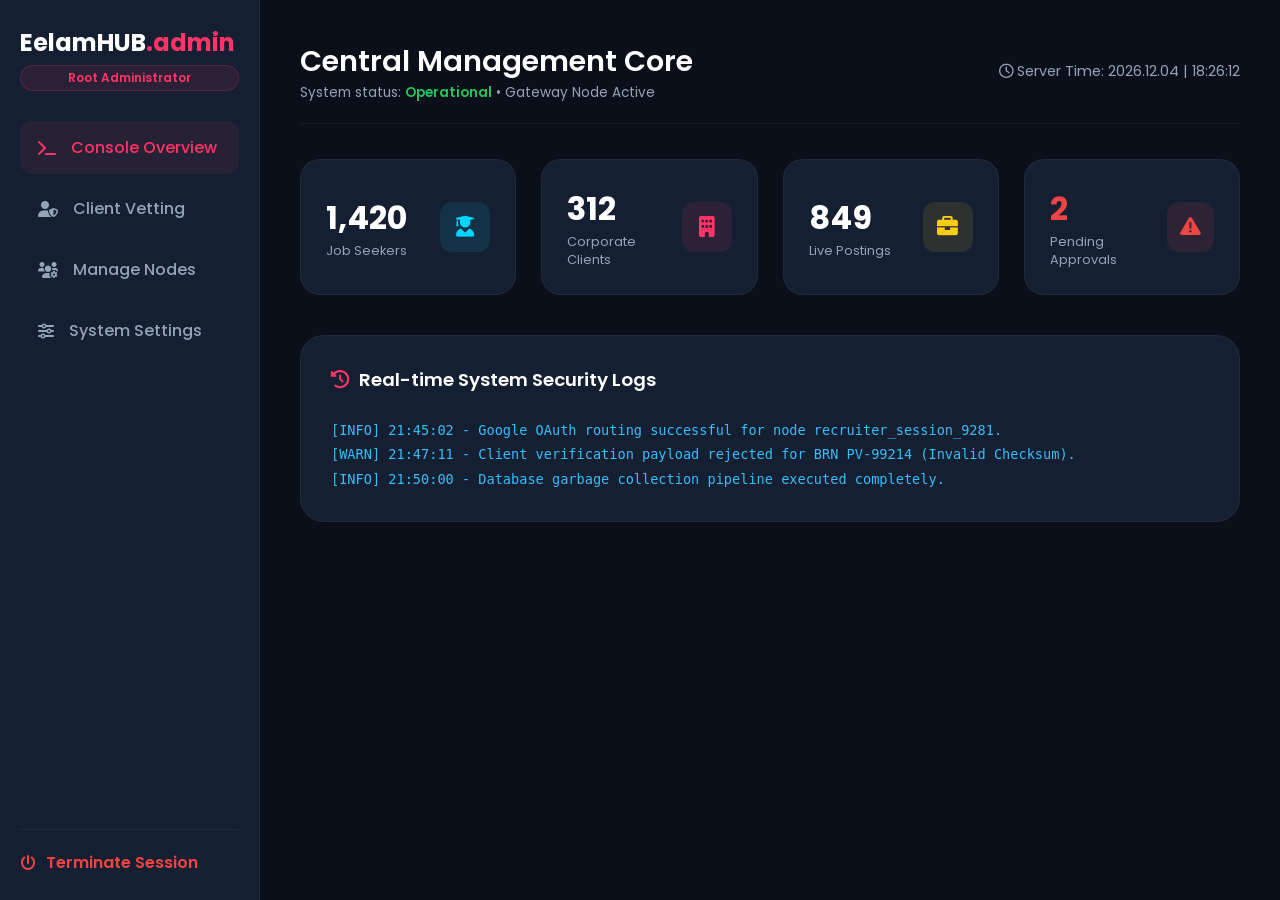
<file: EelamHUB.lk/MVP/HTML/admin_dashboard.html>
<!DOCTYPE html>
<html lang="en">
<head>
    <meta charset="UTF-8">
    <meta name="viewport" content="width=device-width, initial-scale=1.0">
    <title>Super Admin Core | EelamHUB.lk</title>
    <link rel="icon" href="../logo.png" type="image/png">
    <link rel="stylesheet" href="https://cdnjs.cloudflare.com/ajax/libs/font-awesome/6.0.0/css/all.min.css">
    <link href="https://fonts.googleapis.com/css2?family=Poppins:wght@300;400;500;600;700&display=swap" rel="stylesheet">
    
    <style>
        /* ==========================================================================
           1. ROOT SYSTEM & ADMIN THEME (Deep Red & Cyber Dark Neon)
           ========================================================================== */
        :root {
            --primary: #ff3366; /* Admin Warning Alert Crimson Red */
            --accent: #00d4ff;
            --dark-bg: #0b0f19;
            --card-bg: #151f32;
            --glass: rgba(255, 255, 255, 0.05);
            --text-main: #ffffff;
            --text-dim: #94a3b8;
            --success: #22c55e;
            --danger: #ef4444;
            --warning: #facc15;
            --sidebar-width: 260px;
        }

        * { margin: 0; padding: 0; box-sizing: border-box; font-family: 'Poppins', sans-serif; }
        body { background: var(--dark-bg); color: var(--text-main); min-height: 100vh; display: flex; }

        /* ==========================================================================
           2. SIDEBAR CONTROLS
           ========================================================================== */
        .sidebar {
            width: var(--sidebar-width);
            background: var(--card-bg);
            border-right: 1px solid var(--glass);
            height: 100vh;
            position: fixed;
            display: flex;
            flex-direction: column;
            padding: 25px 20px;
            z-index: 10;
        }
        .sidebar .logo { font-size: 1.5rem; font-weight: 700; color: #fff; text-decoration: none; margin-bottom: 40px; }
        .sidebar .logo span { color: var(--primary); }
        .admin-badge { background: rgba(255, 51, 102, 0.1); color: var(--primary); font-size: 0.75rem; padding: 3px 10px; border-radius: 30px; font-weight: 600; display: inline-block; margin-top: -35px; margin-bottom: 30px; text-align: center; border: 1px solid rgba(255, 51, 102, 0.2); }

        .nav-links { list-style: none; display: flex; flex-direction: column; gap: 8px; }
        .nav-item { cursor: pointer; }
        .nav-item a {
            display: flex;
            align-items: center;
            gap: 15px;
            padding: 14px 18px;
            color: var(--text-dim);
            text-decoration: none;
            border-radius: 12px;
            font-weight: 500;
            transition: 0.3s;
        }
        .nav-item.active a, .nav-item a:hover {
            background: rgba(255, 51, 102, 0.08);
            color: var(--primary);
        }
        .sidebar-footer { margin-top: auto; padding-top: 20px; border-top: 1px solid var(--glass); }

        /* ==========================================================================
           3. MAIN PANEL SYSTEM
           ========================================================================== */
        .main-content { margin-left: var(--sidebar-width); flex: 1; padding: 40px; }
        .dash-header { display: flex; justify-content: space-between; align-items: center; margin-bottom: 35px; border-bottom: 1px solid var(--glass); padding-bottom: 20px; }
        .welcome-box h1 { font-size: 1.8rem; font-weight: 600; }
        
        .tab-view { display: none; animation: fadeIn 0.4s ease; }
        .tab-view.active-view { display: block; }
        @keyframes fadeIn { from { opacity: 0; transform: translateY(5px); } to { opacity: 1; transform: translateY(0); } }

        /* Matrix Statistics Metrics */
        .stats-grid { display: grid; grid-template-columns: repeat(auto-fit, minmax(200px, 1fr)); gap: 25px; margin-bottom: 40px; }
        .stat-card { background: var(--card-bg); padding: 25px; border-radius: 20px; border: 1px solid var(--glass); display: flex; align-items: center; justify-content: space-between; }
        .stat-details h3 { font-size: 2rem; font-weight: 700; }
        .stat-icon { width: 50px; height: 50px; border-radius: 12px; display: flex; align-items: center; justify-content: center; font-size: 1.3rem; background: rgba(0, 212, 255, 0.1); color: var(--accent); }

        /* Data Tables & Panels */
        .table-panel { background: var(--card-bg); padding: 30px; border-radius: 24px; border: 1px solid var(--glass); margin-top: 20px; position: relative; }
        .panel-title { font-size: 1.15rem; font-weight: 600; margin-bottom: 25px; color: #fff; display: flex; align-items: center; gap: 10px; }
        .panel-title i { color: var(--primary); }

        .admin-table-wrapper { overflow-x: auto; }
        .admin-table { width: 100%; border-collapse: collapse; text-align: left; }
        .admin-table th, .admin-table td { padding: 15px; border-bottom: 1px solid var(--glass); font-size: 0.9rem; transition: all 0.4s ease; }
        .admin-table th { color: var(--text-dim); font-weight: 500; background: rgba(0,0,0,0.15); }
        
        /* Smooth Fade Row Animation */
        .fade-out { opacity: 0; transform: translateX(-20px); background: rgba(239, 68, 68, 0.1) !important; }

        /* Professional Status Badges */
        .status-badge { display: inline-flex; align-items: center; gap: 5px; padding: 4px 10px; border-radius: 6px; font-size: 0.75rem; font-weight: 600; text-transform: uppercase; }
        .badge-pending { background: rgba(250, 204, 21, 0.1); color: var(--warning); border: 1px solid rgba(250, 204, 21, 0.2); }
        .badge-seeker { background: rgba(0, 212, 255, 0.1); color: var(--accent); border: 1px solid rgba(0, 212, 255, 0.2); }
        .badge-recruiter { background: rgba(255, 51, 102, 0.1); color: var(--primary); border: 1px solid rgba(255, 51, 102, 0.2); }

        /* Interactive Action Buttons */
        .btn-action-sm { border: none; padding: 6px 14px; border-radius: 8px; font-size: 0.8rem; font-weight: 600; cursor: pointer; transition: 0.2s; margin-right: 5px; }
        .btn-approve { background: rgba(34, 197, 94, 0.15); color: var(--success); border: 1px solid var(--success); }
        .btn-approve:hover { background: var(--success); color: #000; }
        .btn-reject { background: rgba(239, 68, 68, 0.15); color: var(--danger); border: 1px solid var(--danger); }
        .btn-reject:hover { background: var(--danger); color: #fff; }
        
        /* Configuration UI Toggles */
        .config-card { background: var(--dark-bg); border: 1px solid var(--glass); padding: 20px; border-radius: 14px; margin-bottom: 15px; display: flex; justify-content: space-between; align-items: center; }
        .toggle-switch { position: relative; display: inline-block; width: 50px; height: 26px; }
        .toggle-switch input { opacity: 0; width: 0; height: 0; }
        .slider { position: absolute; cursor: pointer; top: 0; left: 0; right: 0; bottom: 0; background-color: #334155; transition: .4s; border-radius: 34px; }
        .slider:before { position: absolute; content: ""; height: 18px; width: 18px; left: 4px; bottom: 4px; background-color: white; transition: .4s; border-radius: 50%; }
        input:checked + .slider { background-color: var(--success); }
        input:checked + .slider:before { transform: translateX(24px); }

        /* Empty State Styling */
        .empty-placeholder { text-align: center; padding: 40px 20px; color: var(--text-dim); font-style: italic; }
    </style>
</head>
<body>

    <aside class="sidebar">
        <a href="#" class="logo">EelamHUB<span>.admin</span></a>
        <div class="admin-badge">Root Administrator</div>
        
        <ul class="nav-links">
            <li class="nav-item active" id="nav-dash" onclick="switchAdminTab('overview')">
                <a href="#"><i class="fas fa-terminal"></i> <span>Console Overview</span></a>
            </li>
            <li class="nav-item" id="nav-approvals" onclick="switchAdminTab('approvals')">
                <a href="#"><i class="fas fa-user-shield"></i> <span>Client Vetting</span></a>
            </li>
            <li class="nav-item" id="nav-users" onclick="switchAdminTab('users')">
                <a href="#"><i class="fas fa-users-cog"></i> <span>Manage Nodes</span></a>
            </li>
            <li class="nav-item" id="nav-settings" onclick="switchAdminTab('settings')">
                <a href="#"><i class="fas fa-sliders-h"></i> <span>System Settings</span></a>
            </li>
        </ul>
        <div class="sidebar-footer">
            <a href="recruiter_auth.html" style="color: var(--danger); text-decoration: none; font-weight: 600; display: flex; align-items: center; gap: 10px;"><i class="fas fa-power-off"></i> Terminate Session</a>
        </div>
    </aside>

    <main class="main-content">
        
        <header class="dash-header">
            <div class="welcome-box">
                <h1>Central Management Core</h1>
                <p style="color: var(--text-dim); font-size: 0.85rem;">System status: <span style="color: var(--success); font-weight:600;">Operational</span> • Gateway Node Active</p>
            </div>
            <!-- லைவ் டிஜிட்டல் கடிகாரமாக மாற்றப்பட்டுள்ளது -->
            <div style="font-size: 0.9rem; color: var(--text-dim);" id="live-server-clock">
                <i class="far fa-clock"></i> Server Time: Syncing...
            </div>
        </header>

        <div id="view-overview" class="tab-view active-view">
            <section class="stats-grid">
                <div class="stat-card">
                    <div class="stat-details">
                        <h3>1,420</h3>
                        <p style="color: var(--text-dim); font-size: 0.8rem;">Job Seekers</p>
                    </div>
                    <div class="stat-icon"><i class="fas fa-user-graduate"></i></div>
                </div>
                <div class="stat-card">
                    <div class="stat-details">
                        <h3>312</h3>
                        <p style="color: var(--text-dim); font-size: 0.8rem;">Corporate Clients</p>
                    </div>
                    <div class="stat-icon" style="color:var(--primary); background:rgba(255,51,102,0.1);"><i class="fas fa-building"></i></div>
                </div>
                <div class="stat-card">
                    <div class="stat-details">
                        <h3>849</h3>
                        <p style="color: var(--text-dim); font-size: 0.8rem;">Live Postings</p>
                    </div>
                    <div class="stat-icon" style="color:var(--warning); background:rgba(250,204,21,0.1);"><i class="fas fa-briefcase"></i></div>
                </div>
                <div class="stat-card">
                    <div class="stat-details">
                        <h3 id="pending-counter-badge" style="color: var(--danger);">2</h3>
                        <p style="color: var(--text-dim); font-size: 0.8rem;">Pending Approvals</p>
                    </div>
                    <div class="stat-icon" style="color:var(--danger); background:rgba(239,68,68,0.1);"><i class="fas fa-exclamation-triangle"></i></div>
                </div>
            </section>

            <div class="table-panel">
                <div class="panel-title"><i class="fas fa-history"></i> Real-time System Security Logs</div>
                <div style="font-family: monospace; font-size: 0.85rem; color: #38bdf8; line-height: 1.8;">
                    [INFO] 21:45:02 - Google OAuth routing successful for node recruiter_session_9281.<br>
                    [WARN] 21:47:11 - Client verification payload rejected for BRN PV-99214 (Invalid Checksum).<br>
                    [INFO] 21:50:00 - Database garbage collection pipeline executed completely.
                </div>
            </div>
        </div>

        <div id="view-approvals" class="tab-view">
            <div class="table-panel">
                <div class="panel-title"><i class="fas fa-user-check"></i> Pending Recruiter Sign-up Verifications</div>
                <div class="admin-table-wrapper" id="approvals-table-container">
                    <table class="admin-table" id="approvals-table">
                        <thead>
                            <tr>
                                <th>Company / Contact</th>
                                <th>BRN Number</th>
                                <th>WhatsApp / Mobiles</th>
                                <th>Addresses (Work & Legal)</th>
                                <th>Actions</th>
                            </tr>
                        </thead>
                        <tbody>
                            <tr id="row-client-1">
                                <td>
                                    <strong>Sipiraj Solutions</strong><br>
                                    <small style="color: var(--text-dim);">sipirajsj@gmail.com</small>
                                </td>
                                <td><code>PV-123456</code></td>
                                <td>
                                    <span style="color: var(--accent);"><i class="fab fa-whatsapp"></i> +94771234567</span><br>
                                    <small style="color: var(--text-dim);">Biz: +94112233445</small>
                                </td>
                                <td>
                                    <small><strong>Work:</strong> 12, Main St, Jaffna</small><br>
                                    <small style="color: var(--text-dim);"><strong>Legal:</strong> Head Office, Jaffna</small>
                                </td>
                                <td>
                                    <button class="btn-action-sm btn-approve" onclick="processApproval(1, 'Approved')">Approve</button>
                                    <button class="btn-action-sm btn-reject" onclick="processApproval(1, 'Rejected')">Reject</button>
                                </td>
                            </tr>
                            <tr id="row-client-2">
                                <td>
                                    <strong>Eelam Tech Corp</strong><br>
                                    <small style="color: var(--text-dim);">hr@eelamtech.com</small>
                                </td>
                                <td><code>PV-987654</code></td>
                                <td>
                                    <span style="color: var(--accent);"><i class="fab fa-whatsapp"></i> +94779998887</span><br>
                                    <small style="color: var(--text-dim);">Biz: +94212223334</small>
                                </td>
                                <td>
                                    <small><strong>Work:</strong> Tech Hub, Vavuniya</small><br>
                                    <small style="color: var(--text-dim);"><strong>Legal:</strong> Legal Block, Colombo 03</small>
                                </td>
                                <td>
                                    <button class="btn-action-sm btn-approve" onclick="processApproval(2, 'Approved')">Approve</button>
                                    <button class="btn-action-sm btn-reject" onclick="processApproval(2, 'Rejected')">Reject</button>
                                </td>
                            </tr>
                        </tbody>
                    </table>
                </div>
            </div>
        </div>

        <div id="view-users" class="tab-view">
            <div class="table-panel">
                <div class="panel-title"><i class="fas fa-users"></i> Registered Platform Accounts Database</div>
                <div class="admin-table-wrapper">
                    <table class="admin-table">
                        <thead>
                            <tr>
                                <th>User Node</th>
                                <th>Classification Group</th>
                                <th>Registered Timestamp</th>
                                <th>Operational Flag</th>
                            </tr>
                        </thead>
                        <tbody>
                            <tr id="row-user-1">
                                <td>John Doe (john@gmail.com)</td>
                                <td><span class="status-badge badge-seeker">Job Seeker</span></td>
                                <td>2026-05-26 14:22</td>
                                <td><button class="btn-action-sm btn-reject" style="padding: 3px 10px;" onclick="confirmAction('row-user-1', 'User Node Blocked.')">Ban User</button></td>
                            </tr>
                            <tr id="row-user-2">
                                <td>Sipiraj (sipirajsj@gmail.com)</td>
                                <td><span class="status-badge badge-recruiter">Recruiter</span></td>
                                <td>2026-05-27 09:15</td>
                                <td><button class="btn-action-sm btn-reject" style="padding: 3px 10px;" onclick="confirmAction('row-user-2', 'Recruiter Workspace Restricted.')">Ban Client</button></td>
                            </tr>
                        </tbody>
                    </table>
                </div>
            </div>
        </div>

        <div id="view-settings" class="tab-view">
            <div class="table-panel">
                <div class="panel-title"><i class="fas fa-cogs"></i> Global Infrastructure Toggles</div>
                
                <div class="config-card">
                    <div>
                        <h4>Global Registration Pipeline</h4>
                        <p style="color: var(--text-dim); font-size:0.8rem;">Allow new Job Seekers and Recruiters to sign up.</p>
                    </div>
                    <label class="toggle-switch">
                        <input type="checkbox" checked onchange="toggleSettingNotify('Registration Pipeline')">
                        <span class="slider"></span>
                    </label>
                </div>

                <div class="config-card">
                    <div>
                        <h4>System Production Maintenance Mode</h4>
                        <p style="color: var(--text-dim); font-size:0.8rem;">Locks the frontend application and routes users to a maintenance screen.</p>
                    </div>
                    <label class="toggle-switch">
                        <input type="checkbox" onchange="toggleSettingNotify('Maintenance Mode')">
                        <span class="slider"></span>
                    </label>
                </div>
            </div>
        </div>

    </main>

    <script>
        // Tab Router Script
        function switchAdminTab(tabKey) {
            document.querySelectorAll('.tab-view').forEach(view => view.classList.remove('active-view'));
            document.querySelectorAll('.nav-links .nav-item').forEach(item => item.classList.remove('active'));
            
            document.getElementById(`view-${tabKey}`).classList.add('active-view');
            
            if(tabKey === 'overview') document.getElementById('nav-dash').classList.add('active');
            if(tabKey === 'approvals') document.getElementById('nav-approvals').classList.add('active');
            if(tabKey === 'users') document.getElementById('nav-users').classList.add('active');
            if(tabKey === 'settings') document.getElementById('nav-settings').classList.add('active');
        }

        // Professional Approval Logic Engine with Fade Animation & Empty State Handling
        function processApproval(clientId, statusString) {
            const actionText = statusString === 'Approved' ? 'APPROVE' : 'REJECT';
            
            if(confirm(`Are you sure you want to ${actionText} Client Node [ID: ${clientId}]?`)) {
                // Remove row from UI smoothly using CSS transitions
                const targetRow = document.getElementById(`row-client-${clientId}`);
                if(targetRow) {
                    targetRow.classList.add('fade-out');
                    setTimeout(() => {
                        targetRow.remove();
                        checkEmptyApprovals(); // Check if table is empty to update UI
                    }, 400);
                }

                // Update Header Warning Count Badge
                let currentPending = parseInt(document.getElementById('pending-counter-badge').innerText);
                if(currentPending > 0) {
                    document.getElementById('pending-counter-badge').innerText = currentPending - 1;
                }
            }
        }

        // Empty Table Checker for Client Vetting
        function checkEmptyApprovals() {
            const tableBody = document.querySelector('#approvals-table tbody');
            const container = document.getElementById('approvals-table-container');
            
            if (tableBody && tableBody.children.length === 0) {
                container.innerHTML = '<div class="empty-placeholder"><i class="fas fa-check-circle" style="color: var(--success); margin-right: 8px;"></i> No pending recruiter verifications available.</div>';
            }
        }

        // Professional Ban/Restriction Alert Box Confirmation
        function confirmAction(rowId, message) {
            if(confirm("CRITICAL WARNING: Are you sure you want to restrict/ban this node architecture from the database?")) {
                alert(message);
                const row = document.getElementById(rowId);
                if(row) {
                    row.classList.add('fade-out');
                    setTimeout(() => row.remove(), 400);
                }
            }
        }

        // System Settings Architecture Warning Switch
        function toggleSettingNotify(settingName) {
            alert(`Security Node Alert: Toggling [${settingName}] structural firewalls alters live production network pipelines.`);
        }

        // Real-time Professional Server Clock Logic
        function updateServerClock() {
            const clockElement = document.getElementById('live-server-clock');
            const now = new Date();
            
            // formatting parameters
            const year = now.getFullYear();
            const month = String(now.getMonth() + 1).padStart(2, '0');
            const day = String(now.getDate()).padStart(2, '0');
            const hours = String(now.getHours()).padStart(2, '0');
            const minutes = String(now.getMinutes()).padStart(2, '0');
            const seconds = String(now.getSeconds()).padStart(2, '0');
            
            clockElement.innerHTML = `<i class="far fa-clock"></i> Server Time: ${year}.${month}.${day} | ${hours}:${minutes}:${seconds}`;
        }

        // Initialize systems on layout render
        document.addEventListener("DOMContentLoaded", () => {
            setInterval(updateServerClock, 1000); // 1 நொடிக்கு ஒருமுறை கடிகாரம் புதுப்பிக்கப்படும்
            updateServerClock();
        });
    </script>
</body>
</html>
</file>
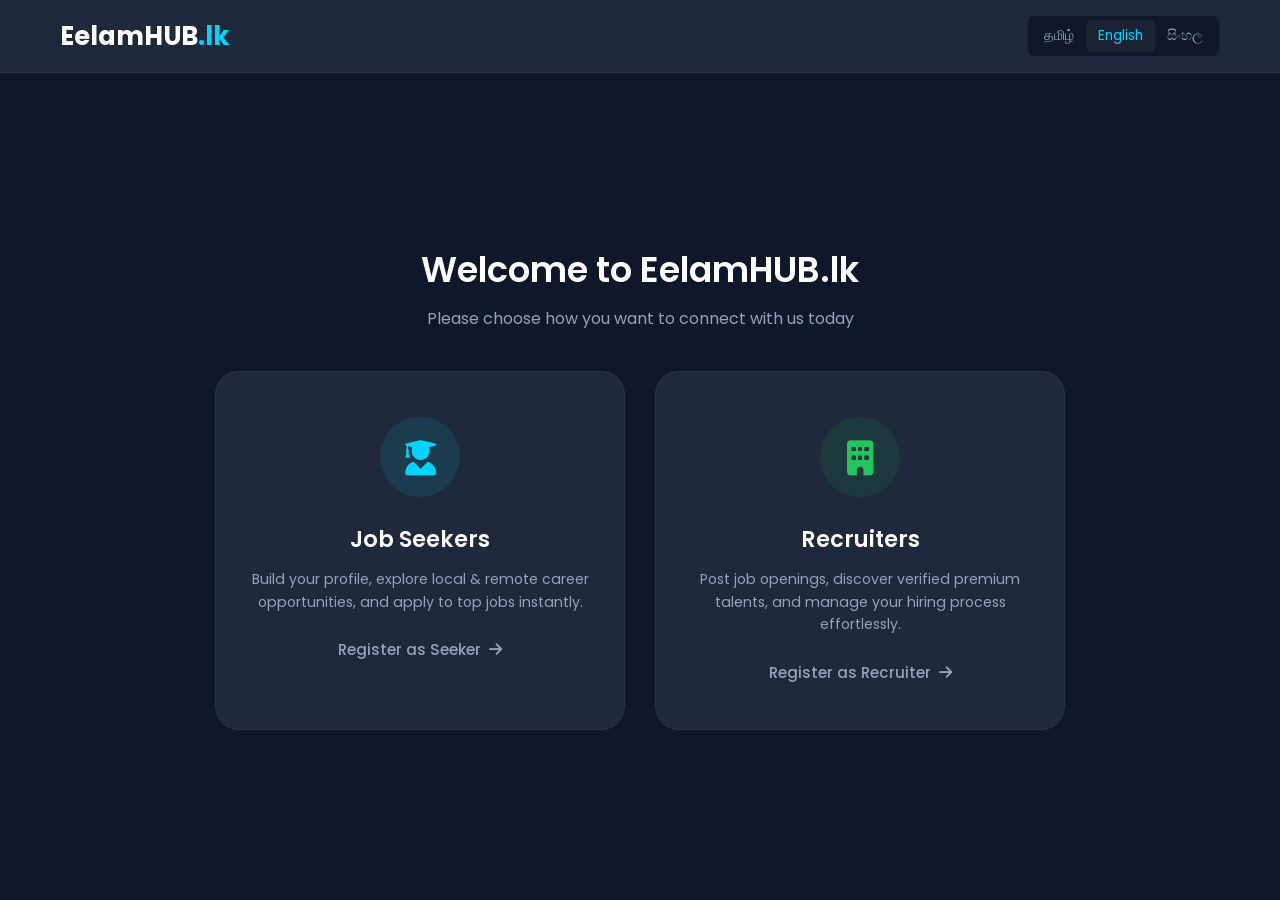
<file: EelamHUB.lk/MVP/HTML/login.html>
<!DOCTYPE html>
<html lang="en">
<head>
    <meta charset="UTF-8">
    <meta name="viewport" content="width=device-width, initial-scale=1.0">
    <title>EelamHUB.lk | Join Us</title>
    <link rel="icon" href="../logo.png" type="image/png">
    <link rel="stylesheet" href="https://cdnjs.cloudflare.com/ajax/libs/font-awesome/6.0.0/css/all.min.css">
    <link href="https://fonts.googleapis.com/css2?family=Poppins:wght@300;400;500;600;700&display=swap" rel="stylesheet">
    <style>
        :root {
            --primary: #00d4ff;
            --secondary: #22c55e;
            --dark-bg: #0f172a;
            --card-bg: #1e293b;
            --glass: rgba(255, 255, 255, 0.05);
            --text-main: #ffffff;
            --text-dim: #94a3b8;
        }

        * { margin: 0; padding: 0; box-sizing: border-box; font-family: 'Poppins', sans-serif; }
        body { background: var(--dark-bg); color: var(--text-main); min-height: 100vh; display: flex; flex-direction: column; }

        /* --- Header Styles --- */
        header {
            background: var(--card-bg);
            border-bottom: 1px solid var(--glass);
            padding: 15px 0;
            width: 100%;
        }
        .container.navbar {
            max-width: 1200px;
            margin: 0 auto;
            padding: 0 20px;
            display: flex;
            justify-content: space-between;
            align-items: center;
        }
        .logo_wrapper { text-decoration: none; }
        .logo { font-size: 1.6rem; font-weight: 700; color: #fff; }
        .logo span { color: var(--primary); }
        
        .nav_controls { display: flex; align-items: center; gap: 15px; }
        
        /* Language Bar */
        .lang_bar { display: flex; background: var(--dark-bg); padding: 4px; border-radius: 8px; border: 1px solid var(--glass); }
        .lang_btn {
            background: transparent; border: none; color: var(--text-dim); padding: 6px 12px;
            font-size: 0.85rem; cursor: pointer; border-radius: 6px; transition: 0.3s;
        }
        .lang_btn.active, .lang_btn:hover { background: var(--glass); color: var(--primary); }

        /* --- Main Content (2 Options Section) --- */
        .main-container {
             Sherwood: 1;
            flex: 1;
            display: flex;
            flex-direction: column;
            justify-content: center;
            align-items: center;
            padding: 40px 20px;
            text-align: center;
        }

        .main-container h1 { font-size: 2.2rem; margin-bottom: 10px; font-weight: 600; transition: color 0.3s ease; }
        .main-container p.subtitle { color: var(--text-dim); margin-bottom: 40px; font-size: 1rem; }

        .options-grid {
            display: grid;
            grid-template-columns: 1fr 1fr;
            gap: 30px;
            width: 100%;
            max-width: 850px;
        }

        .option-card {
            background: var(--card-bg);
            border: 1px solid var(--glass);
            padding: 45px 30px;
            border-radius: 24px;
            cursor: pointer;
            transition: all 0.4s cubic-bezier(0.175, 0.885, 0.32, 1.275);
            display: flex;
            flex-direction: column;
            align-items: center;
            text-decoration: none;
            color: #fff;
        }

        /* Hover Effect */
        .option-card:hover {
            transform: translateY(-12px);
            border-color: var(--primary);
            box-shadow: 0 15px 30px rgba(0, 212, 255, 0.1);
        }

        .option-card.recruiter:hover {
            border-color: var(--secondary);
            box-shadow: 0 15px 30px rgba(34, 197, 94, 0.1);
        }

        /* Icon Container */
        .icon-circle {
            width: 80px; height: 80px;
            background: rgba(0, 212, 255, 0.1);
            color: var(--primary);
            border-radius: 50%;
            display: flex;
            align-items: center;
            justify-content: center;
            font-size: 2.2rem;
            margin-bottom: 25px;
            transition: 0.3s;
        }

        .recruiter .icon-circle {
            background: rgba(34, 197, 94, 0.1);
            color: var(--secondary);
        }

        .option-card:hover .icon-circle {
            background: var(--primary);
            color: #000;
            transform: scale(1.1);
        }

        .option-card.recruiter:hover .icon-circle {
            background: var(--secondary);
            color: #000;
        }

        .option-card h2 { font-size: 1.4rem; margin-bottom: 12px; font-weight: 600; }
        .option-card p { font-size: 0.88rem; color: var(--text-dim); line-height: 1.6; margin-bottom: 25px; }

        .action-arrow {
            font-size: 0.95rem;
            color: var(--text-dim);
            display: flex;
            align-items: center;
            gap: 8px;
            font-weight: 500;
            transition: 0.3s;
        }
        .option-card:hover .action-arrow {
            color: var(--primary);
            transform: translateX(5px);
        }
        .option-card.recruiter:hover .action-arrow {
            color: var(--secondary);
        }

        /* Responsive Layout */
        @media (max-width: 768px) {
            .container.navbar {
                flex-direction: column;
                gap: 15px;
                text-align: center;
            }
            .options-grid { grid-template-columns: 1fr; gap: 20px; }
            .main-container h1 { font-size: 1.8rem; }
            .option-card { padding: 35px 20px; }
        }
    </style>
</head>
<body>

    <header id="top_anchor">
        <div class="container navbar">
            <a href="#top_anchor" class="logo_wrapper">
                <div class="logo">EelamHUB<span>.lk</span></div>
            </a>
            
            <div class="nav_controls">
                <div class="lang_bar">
                    <button onclick="changeLanguage('ta')" id="btn-ta" class="lang_btn">தமிழ்</button>
                    <button onclick="changeLanguage('en')" id="btn-en" class="lang_btn active">English</button>
                    <button onclick="changeLanguage('si')" id="btn-si" class="lang_btn">සිංහල</button>
                </div>
            </div>
        </div>
    </header>

    <main class="main-container">
        <h1 id="main-title" data-i18n="mainTitle">Welcome to EelamHUB.lk</h1>
        <p class="subtitle" id="main-subtitle" data-i18n="mainSubtitle">Please choose how you want to connect with us today</p>

        <div class="options-grid">
            
            <a href="jobseeker_register.html" class="option-card">
                <div class="icon-circle">
                    <i class="fas fa-user-graduate"></i>
                </div>
                <h2 id="seeker-title" data-i18n="seekerTitle">Job Seekers</h2>
                <p id="seeker-desc" data-i18n="seekerDesc">Build your profile, explore local & remote career opportunities, and apply to top jobs instantly.</p>
                <div class="action-arrow">
                    <span id="seeker-btn-text" data-i18n="seekerBtnText">Register as Seeker</span> <i class="fas fa-arrow-right"></i>
                </div>
            </a>

            <a href="recruiter_register.html" class="option-card recruiter">
                <div class="icon-circle">
                    <i class="fas fa-building"></i>
                </div>
                <h2 id="recruiter-title" data-i18n="recruiterTitle">Recruiters</h2>
                <p id="recruiter-desc" data-i18n="recruiterDesc">Post job openings, discover verified premium talents, and manage your hiring process effortlessly.</p>
                <div class="action-arrow">
                    <span id="recruiter-btn-text" data-i18n="recruiterBtnText">Register as Recruiter</span> <i class="fas fa-arrow-right"></i>
                </div>
            </a>

        </div>
    </main>

    <script>
        // பன்மொழி தரவு அணி (Translation Data Matrix)
        const languageData = {
            en: {
                mainTitle: "Welcome to EelamHUB.lk",
                mainSubtitle: "Please choose how you want to connect with us today",
                seekerTitle: "Job Seekers",
                seekerDesc: "Build your profile, explore local & remote career opportunities, and apply to top jobs instantly.",
                seekerBtnText: "Register as Seeker",
                recruiterTitle: "Recruiters",
                recruiterDesc: "Post job openings, discover verified premium talents, and manage your hiring process effortlessly.",
                recruiterBtnText: "Register as Recruiter"
            },
            ta: {
                mainTitle: "EelamHUB.lk இற்கு உங்களை வரவேற்கிறோம்",
                mainSubtitle: "இன்று எங்களுடன் எவ்வாறு இணைய விரும்புகிறீர்கள் என்பதைத் தேர்ந்தெடுக்கவும்",
                seekerTitle: "வேலை தேடுபவர்கள்",
                seekerDesc: "உங்கள் சுயவிவரத்தை உருவாக்கி, உள்ளூர் மற்றும் உலகளாவிய வேலை வாய்ப்புகளை ஆராய்ந்து, உடனே விண்ணப்பியுங்கள்.",
                seekerBtnText: "விண்ணப்பதாரராகப் பதிவு செய்க",
                recruiterTitle: "வேலை வழங்குபவர்கள்",
                recruiterDesc: "வேலை அறிவிப்புகளை இடுகையிடவும், சரிபார்க்கப்பட்ட சிறந்த திறமையாளர்களைக் கண்டறியவும், உங்கள் ஆட்சேர்ப்பு செயல்முறையை எளிதாக நிர்வகிக்கவும்.",
                recruiterBtnText: "நிறுவனமாகப் பதிவு செய்க"
            },
            si: {
                mainTitle: "EelamHUB.lk වෙත ඔබව සාදරයෙන් පිළිගනිමු",
                mainSubtitle: "අද ඔබ අප හා සම්බන්ධ වීමට කැමති ආකාරය තෝරන්න",
                seekerTitle: "රැකියා අපේක්ෂකයින්",
                seekerDesc: "ඔබගේ පැතිකඩ ගොඩනඟන්න, දේශීය හා දුරස්ථ රැකියා අවස්ථා ගවේෂණය කර ක්ෂණිකව අයදුම් කරන්න.",
                seekerBtnText: "අපේක්ෂකයෙකු ලෙස ලියාපදිංචි වන්න",
                recruiterTitle: "බඳවා ගන්නන්",
                recruiterDesc: "රැකියා ඇබෑර්තු පළ කරන්න, සත්‍යාපිත දක්ෂයින් සොයා ගන්න, සහ බඳවා ගැනීමේ ක්‍රියාවලිය පහසුවෙන් කළමනාකරණය කරන්න.",
                recruiterBtnText: "බඳවා ගන්නෙකු ලෙස ලියාපදිංචි වන්න"
            }
        };

        // பன்மொழி மாற்றும் கோர் பங்க்ஷன் (Client-side Router)
        function changeLanguage(lang) {
            // ஆக்டிவ் கிளாஸை மாற்றுதல்
            document.querySelectorAll('.lang_btn').forEach(btn => btn.classList.remove('active'));
            const activeBtn = document.getElementById('btn-' + lang);
            if (activeBtn) activeBtn.classList.add('active');
            
            // பக்கத்தில் உள்ள அனைத்து உரைகளையும் மாற்றுதல்
            const translations = languageData[lang];
            if (translations) {
                document.querySelectorAll('[data-i18n]').forEach(element => {
                    const key = element.getAttribute('data-i18n');
                    if (translations[key]) {
                        element.textContent = translations[key];
                    }
                });
            }
            
            // பயனரின் மொழித் தேர்வை பிரவுசரின் லோக்கல் மெமரியில் (LocalStorage) சேமித்தல்
            localStorage.setItem('selectedLanguage', lang);
        }

        // பக்கம் லෝட் ஆகும்போது முன்னரே சேமிக்கப்பட்ட மொழியை இயக்குதல்
        document.addEventListener('DOMContentLoaded', () => {
            const savedLang = localStorage.getItem('selectedLanguage') || 'en';
            changeLanguage(savedLang);
        });
    </script>
</body>
</html>
</file>
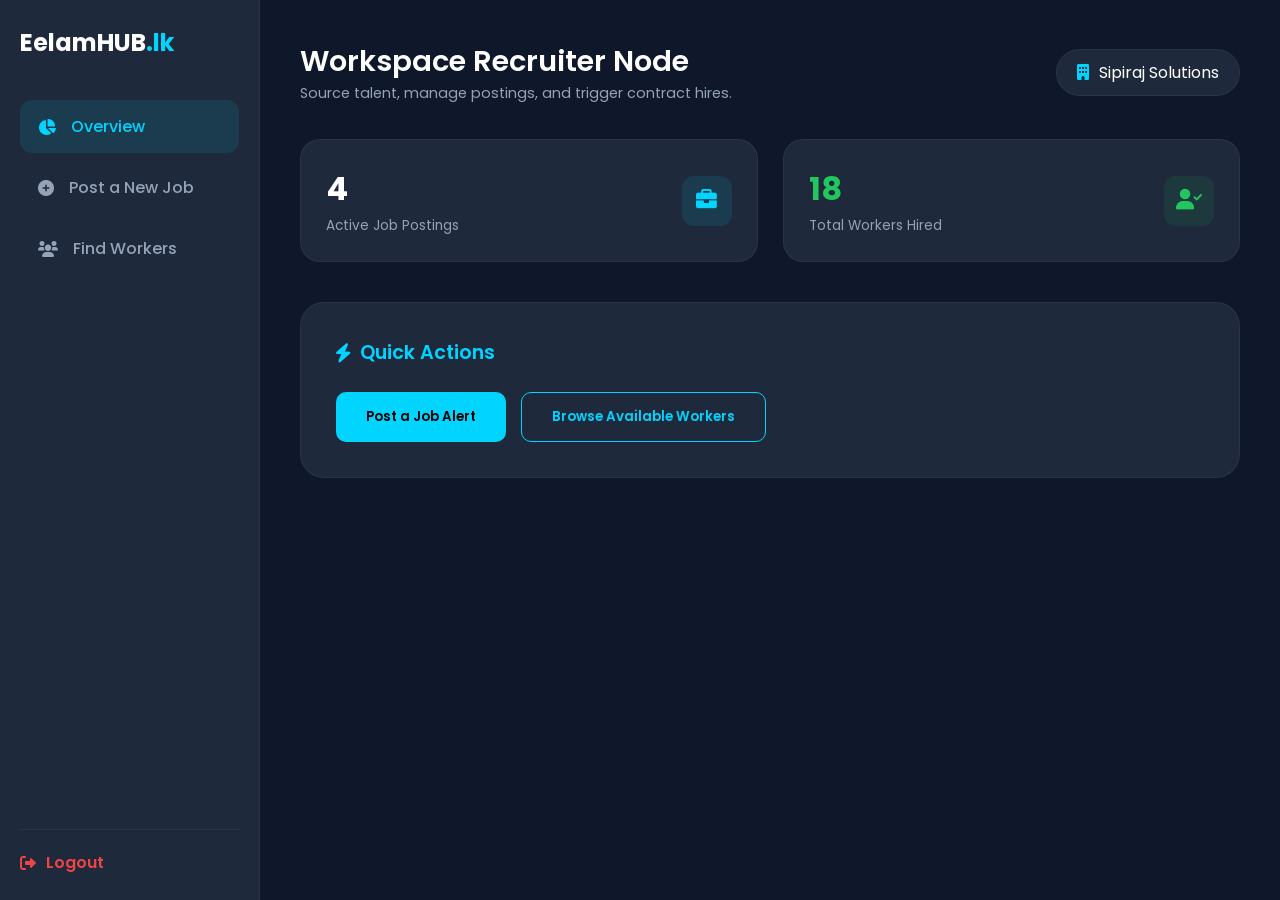
<file: EelamHUB.lk/MVP/HTML/recruiter_dashboard.html>
<!DOCTYPE html>
<html lang="en">
<head>
    <meta charset="UTF-8">
    <meta name="viewport" content="width=device-width, initial-scale=1.0">
    <title>Recruiter Dashboard | EelamHUB.lk</title>
    <link rel="icon" href="../logo.png" type="image/png">
    <link rel="stylesheet" href="https://cdnjs.cloudflare.com/ajax/libs/font-awesome/6.0.0/css/all.min.css">
    <link href="https://fonts.googleapis.com/css2?family=Poppins:wght@300;400;500;600;700&display=swap" rel="stylesheet">
    
    <style>
        /* ==========================================================================
           1. ROOT SYSTEM & CORE LAYOUT
           ========================================================================== */
        :root {
            --primary: #00d4ff;
            --dark-bg: #0f172a;
            --card-bg: #1e293b;
            --glass: rgba(255, 255, 255, 0.05);
            --text-main: #ffffff;
            --text-dim: #94a3b8;
            --success: #22c55e;
            --warning: #facc15;
            --danger: #ef4444;
            --sidebar-width: 260px;
        }

        * { margin: 0; padding: 0; box-sizing: border-box; font-family: 'Poppins', sans-serif; }
        body { background: var(--dark-bg); color: var(--text-main); min-height: 100vh; display: flex; overflow-x: hidden; }

        /* Mobile Top Bar (Hamburger Menu) */
        .mobile-header {
            display: none;
            width: 100%;
            background: var(--card-bg);
            padding: 15px 20px;
            position: fixed;
            top: 0;
            left: 0;
            z-index: 99;
            justify-content: space-between;
            align-items: center;
            border-bottom: 1px solid var(--glass);
        }
        .mobile-header .logo { font-size: 1.3rem; font-weight: 700; color: #fff; text-decoration: none; }
        .mobile-header .logo span { color: var(--primary); }
        .menu-toggle { background: transparent; border: none; color: #fff; font-size: 1.5rem; cursor: pointer; }

        /* ==========================================================================
           2. SIDEBAR NAVIGATION CONTROLS
           ========================================================================== */
        .sidebar {
            width: var(--sidebar-width);
            background: var(--card-bg);
            border-right: 1px solid var(--glass);
            height: 100vh;
            position: fixed;
            display: flex;
            flex-direction: column;
            padding: 25px 20px;
            z-index: 100;
            transition: transform 0.3s ease;
        }
        .sidebar .logo { font-size: 1.5rem; font-weight: 700; color: #fff; text-decoration: none; margin-bottom: 40px; }
        .sidebar .logo span { color: var(--primary); }

        .nav-links { list-style: none; display: flex; flex-direction: column; gap: 8px; }
        .nav-item { cursor: pointer; }
        .nav-item a {
            display: flex;
            align-items: center;
            gap: 15px;
            padding: 14px 18px;
            color: var(--text-dim);
            text-decoration: none;
            border-radius: 12px;
            font-weight: 500;
            transition: 0.3s;
        }
        .nav-item.active a, .nav-item a:hover {
            background: rgba(0, 212, 255, 0.1);
            color: var(--primary);
        }
        .sidebar-footer { margin-top: auto; padding-top: 20px; border-top: 1px solid var(--glass); }

        /* Overlay background when mobile menu is active */
        .sidebar-overlay {
            display: none;
            position: fixed;
            top: 0;
            left: 0;
            width: 100vw;
            height: 100vh;
            background: rgba(0, 0, 0, 0.5);
            z-index: 98;
        }

        /* ==========================================================================
           3. MAIN CONTAINER CONTENT AREA
           ========================================================================== */
        .main-content { margin-left: var(--sidebar-width); flex: 1; padding: 40px; width: calc(100% - var(--sidebar-width)); }
        
        .dash-header { display: flex; justify-content: space-between; align-items: center; margin-bottom: 35px; gap: 20px; }
        .welcome-box h1 { font-size: 1.8rem; font-weight: 600; }
        .corporate-badge { background: var(--card-bg); padding: 10px 20px; border-radius: 50px; border: 1px solid var(--glass); display: flex; align-items: center; gap: 10px; white-space: nowrap; }
        .corporate-badge i { color: var(--primary); }

        /* Dynamic App Views (Tabs) */
        .tab-view { display: none; animation: fadeIn 0.4s ease; }
        .tab-view.active-view { display: block; }
        @keyframes fadeIn { from { opacity: 0; transform: translateY(10px); } to { opacity: 1; transform: translateY(0); } }

        /* Statistics Summary Cards */
        .stats-grid { display: grid; grid-template-columns: repeat(auto-fit, minmax(220px, 1fr)); gap: 25px; margin-bottom: 40px; }
        .stat-card { background: var(--card-bg); padding: 25px; border-radius: 20px; border: 1px solid var(--glass); display: flex; align-items: center; justify-content: space-between; }
        .stat-details h3 { font-size: 2rem; font-weight: 700; }
        .stat-icon { width: 50px; height: 50px; border-radius: 12px; display: flex; align-items: center; justify-content: center; font-size: 1.3rem; background: rgba(0, 212, 255, 0.1); color: var(--primary); }

        /* ==========================================================================
           4. WORKSPACE COMPONENT STYLES (FORMS & TABLES)
           ========================================================================== */
        .form-panel, .table-panel { background: var(--card-bg); padding: 35px; border-radius: 24px; border: 1px solid var(--glass); margin-top: 20px; }
        .panel-title { font-size: 1.2rem; font-weight: 600; margin-bottom: 25px; color: var(--primary); display: flex; align-items: center; gap: 10px; }
        
        .form-grid-2 { display: grid; grid-template-columns: 1fr 1fr; gap: 20px; }
        .form-group { margin-bottom: 20px; }
        label { display: block; margin-bottom: 8px; font-size: 0.85rem; color: var(--text-dim); }
        input, select, textarea { width: 100%; background: var(--dark-bg); border: 1px solid var(--glass); padding: 12px 15px; border-radius: 10px; color: white; outline: none; transition: 0.3s; font-size: 0.95rem; }
        input:focus, select:focus, textarea:focus { border-color: var(--primary); }
        
        .btn-post { background: var(--primary); color: #000; border: none; padding: 14px 30px; border-radius: 10px; font-weight: 600; cursor: pointer; transition: 0.3s; display: inline-block; }
        .btn-post:hover { transform: translateY(-2px); box-shadow: 0 5px 15px rgba(0, 212, 255, 0.3); }

        .quick-actions-flex { display: flex; gap: 15px; flex-wrap: wrap; }

        /* Workers Grid View Matrix */
        .workers-matrix { display: grid; grid-template-columns: repeat(auto-fit, minmax(280px, 1fr)); gap: 25px; margin-top: 20px; }
        .worker-card { background: var(--card-bg); border: 1px solid var(--glass); padding: 25px; border-radius: 20px; transition: 0.3s; position: relative; }
        .worker-card:hover { border-color: var(--primary); transform: translateY(-3px); }
        
        .worker-profile { display: flex; align-items: center; gap: 15px; margin-bottom: 15px; }
        .worker-avatar { width: 55px; height: 55px; background: rgba(255,255,255,0.05); border-radius: 50%; display: flex; align-items: center; justify-content: center; font-size: 1.5rem; color: var(--primary); border: 2px solid var(--primary); flex-shrink: 0; }
        .worker-meta h4 { font-size: 1rem; font-weight: 600; }
        .worker-meta p { color: var(--text-dim); font-size: 0.8rem; }
        
        .worker-tags { display: flex; gap: 8px; flex-wrap: wrap; margin-bottom: 20px; }
        .tag { background: rgba(255,255,255,0.05); padding: 4px 10px; border-radius: 30px; font-size: 0.75rem; color: var(--text-dim); }
        
        .btn-hire { width: 100%; background: rgba(34, 197, 94, 0.1); color: var(--success); border: 1px solid var(--success); padding: 10px; border-radius: 10px; font-weight: 600; cursor: pointer; transition: 0.3s; }
        .btn-hire:hover { background: var(--success); color: #fff; }
        
        .hired-badge { position: absolute; top: 15px; right: 15px; background: rgba(34, 197, 94, 0.2); color: var(--success); padding: 3px 10px; border-radius: 30px; font-size: 0.7rem; font-weight: 600; display: none; }

        /* ==========================================================================
           5. RESPONSIVE MEDIA QUERIES (MOBILE BREAKPOINTS)
           ========================================================================== */
        @media (max-width: 991px) {
            .sidebar { transform: translateX(-100%); } /* சைட்பார் மறையும் */
            .sidebar.open { transform: translateX(0); } /* கிளிக் செய்யும்போது தோன்றும் */
            .sidebar-overlay.show { display: block; }
            .main-content { margin-left: 0; width: 100%; padding: 100px 20px 40px 20px; }
            .mobile-header { display: flex; }
        }

        @media (max-width: 650px) {
            .dash-header { flex-direction: column; align-items: flex-start; }
            .corporate-badge { width: 100%; justify-content: center; }
            .form-grid-2 { grid-template-columns: 1fr; gap: 0; }
            .form-panel { padding: 20px; }
            .btn-post { width: 100%; text-align: center; }
            .quick-actions-flex { flex-direction: column; width: 100%; }
        }
    </style>
</head>
<body>

    <div class="mobile-header">
        <a href="#" class="logo">EelamHUB<span>.lk</span></a>
        <button class="menu-toggle" onclick="toggleSidebar()"><i class="fas fa-bars"></i></button>
    </div>

    <div class="sidebar-overlay" id="sidebarOverlay" onclick="toggleSidebar()"></div>

    <aside class="sidebar" id="sidebarMenu">
        <a href="#" class="logo">EelamHUB<span>.lk</span></a>
        <ul class="nav-links">
            <li class="nav-item active" id="nav-dash" onclick="switchTab('overview')">
                <a href="#"><i class="fas fa-chart-pie"></i> <span>Overview</span></a>
            </li>
            <li class="nav-item" id="nav-post" onclick="switchTab('poster')">
                <a href="#"><i class="fas fa-plus-circle"></i> <span>Post a New Job</span></a>
            </li>
            <li class="nav-item" id="nav-workers" onclick="switchTab('workers')">
                <a href="#"><i class="fas fa-users"></i> <span>Find Workers</span></a>
            </li>
        </ul>
        <div class="sidebar-footer">
            <a href="recruiter_auth.html" style="color: var(--danger); text-decoration: none; font-weight: 600; display: flex; align-items: center; gap: 10px;"><i class="fas fa-sign-out-alt"></i> Logout</a>
        </div>
    </aside>

    <main class="main-content">
        
        <header class="dash-header">
            <div class="welcome-box">
                <h1>Workspace Recruiter Node</h1>
                <p style="color: var(--text-dim); font-size: 0.9rem;">Source talent, manage postings, and trigger contract hires.</p>
            </div>
            <div class="corporate-badge">
                <i class="fas fa-building"></i>
                <span id="companyNameDisplay">Sipiraj Solutions</span>
            </div>
        </header>

        <div id="view-overview" class="tab-view active-view">
            <section class="stats-grid">
                <div class="stat-card">
                    <div class="stat-details">
                        <h3 id="count-jobs">4</h3>
                        <p style="color: var(--text-dim); font-size: 0.85rem; margin-top:3px;">Active Job Postings</p>
                    </div>
                    <div class="stat-icon"><i class="fas fa-briefcase"></i></div>
                </div>
                <div class="stat-card">
                    <div class="stat-details">
                        <h3 id="count-hired" style="color: var(--success);">18</h3>
                        <p style="color: var(--text-dim); font-size: 0.85rem; margin-top:3px;">Total Workers Hired</p>
                    </div>
                    <div class="stat-icon" style="color: var(--success); background:rgba(34,197,94,0.1);"><i class="fas fa-user-check"></i></div>
                </div>
            </section>

            <div class="table-panel">
                <div class="panel-title"><i class="fas fa-bolt"></i> Quick Actions</div>
                <div class="quick-actions-flex">
                    <button class="btn-post" onclick="switchTab('poster')">Post a Job Alert</button>
                    <button class="btn-post" onclick="switchTab('workers')" style="background: transparent; border: 1px solid var(--primary); color: var(--primary);">Browse Available Workers</button>
                </div>
            </div>
        </div>

        <div id="view-poster" class="tab-view">
            <div class="form-panel">
                <div class="panel-title"><i class="fas fa-paper-plane"></i> Publish Corporate Job Vacancy</div>
                
                <form id="jobPostForm" action="../PHP/submit_job.php" method="POST" onsubmit="return handleJobFormSubmit(event)">
                    <div class="form-group">
                        <label for="jobTitle">Job Title / Position</label>
                        <input type="text" id="jobTitle" name="job_title" placeholder="e.g. Senior Frontend Developer" required>
                    </div>

                    <div class="form-grid-2">
                        <div class="form-group">
                            <label for="jobMode">Preferred Work Mode</label>
                            <select id="jobMode" name="job_mode" required>
                                <option value="Remote">Remote (Work from Home)</option>
                                <option value="Hybrid">Hybrid Workspace</option>
                                <option value="On-site">On-site Office</option>
                            </select>
                        </div>
                        <div class="form-group">
                            <label for="jobSalary">Offered Salary Range (LKR / Monthly)</label>
                            <input type="text" id="jobSalary" name="job_salary" placeholder="e.g. 150,000 - 200,000" required>
                        </div>
                    </div>

                    <div class="form-group">
                        <label for="jobSkills">Target Core Skills (Comma Separated)</label>
                        <input type="text" id="jobSkills" name="job_skills" placeholder="e.g. React, Node.js, UI Design" required>
                    </div>

                    <div class="form-group">
                        <label for="jobDesc">Detailed Job Description & Requirements</label>
                        <textarea id="jobDesc" name="job_desc" rows="5" placeholder="State operational roles and explicit requirements..." required></textarea>
                    </div>

                    <button type="submit" class="btn-post">Publish Job on EelamHUB</button>
                </form>
            </div>
        </div>

        <div id="view-workers" class="tab-view">
            <div class="panel-title" style="margin-bottom: 10px;"><i class="fas fa-search"></i> Verified Talents in Sri Lanka</div>
            <p style="color: var(--text-dim); font-size: 0.85rem; margin-bottom: 25px;">Review background profiles, technical mapping stack and execute instant contract hiring.</p>

            <div class="workers-matrix">
                <div class="worker-card" id="worker-1">
                    <span class="hired-badge" id="badge-1">Hired <i class="fas fa-check"></i></span>
                    <div class="worker-profile">
                        <div class="worker-avatar"><i class="fas fa-user"></i></div>
                        <div class="worker-meta">
                            <h4>Sipiraj S.</h4>
                            <p>Full Stack Engineer • Jaffna</p>
                        </div>
                    </div>
                    <div class="worker-tags">
                        <span class="tag">Node.js</span><span class="tag">React</span><span class="tag">MongoDB</span><span class="tag">5 Yrs Exp</span>
                    </div>
                    <button class="btn-hire" id="hireBtn-1" onclick="executeHire(1, 'Sipiraj S.')">Hire This Worker</button>
                </div>

                <div class="worker-card" id="worker-2">
                    <span class="hired-badge" id="badge-2">Hired <i class="fas fa-check"></i></span>
                    <div class="worker-profile">
                        <div class="worker-avatar"><i class="fas fa-user"></i></div>
                        <div class="worker-meta">
                            <h4>Kanth A.</h4>
                            <p>UI/UX Designer • Vavuniya</p>
                        </div>
                    </div>
                    <div class="worker-tags">
                        <span class="tag">Figma</span><span class="tag">Wireframing</span><span class="tag">Mobile Apps</span><span class="tag">3 Yrs Exp</span>
                    </div>
                    <button class="btn-hire" id="hireBtn-2" onclick="executeHire(2, 'Kanth A.')">Hire This Worker</button>
                </div>

                <div class="worker-card" id="worker-3">
                    <span class="hired-badge" id="badge-3">Hired <i class="fas fa-check"></i></span>
                    <div class="worker-profile">
                        <div class="worker-avatar"><i class="fas fa-user"></i></div>
                        <div class="worker-meta">
                            <h4>Sarah P.</h4>
                            <p>QA Automation Lead • Colombo</p>
                        </div>
                    </div>
                    <div class="worker-tags">
                        <span class="tag">Selenium</span><span class="tag">Python</span><span class="tag">Jest</span><span class="tag">6 Yrs Exp</span>
                    </div>
                    <button class="btn-hire" id="hireBtn-3" onclick="executeHire(3, 'Sarah P.')">Hire This Worker</button>
                </div>
            </div>
        </div>

    </main>

    <script>
        // Toggle Mobile Sidebar Menu
        function toggleSidebar() {
            const sidebar = document.getElementById('sidebarMenu');
            const overlay = document.getElementById('sidebarOverlay');
            sidebar.classList.toggle('open');
            overlay.classList.toggle('show');
        }

        // Core Tab Routing System
        function switchTab(targetTab) {
            // Remove active tags from all nav items & views
            document.querySelectorAll('.tab-view').forEach(view => view.classList.remove('active-view'));
            document.querySelectorAll('.nav-links .nav-item').forEach(item => item.classList.remove('active'));
            
            // Set targeted layout active
            document.getElementById(`view-${targetTab}`).classList.add('active-view');
            
            if(targetTab === 'overview') document.getElementById('nav-dash').classList.add('active');
            if(targetTab === 'poster') document.getElementById('nav-post').classList.add('active');
            if(targetTab === 'workers') document.getElementById('nav-workers').classList.add('active');

            // மொபைலில் டேப்களை கிளிக் செய்த பின் மெனுவை மூடுதல்
            const sidebar = document.getElementById('sidebarMenu');
            const overlay = document.getElementById('sidebarOverlay');
            if(sidebar.classList.contains('open')) {
                sidebar.classList.remove('open');
                overlay.classList.remove('show');
            }
        }

        // Action 1: Intercept Form & Process Backend Routing 
        function handleJobFormSubmit(event) {
            // ஃபார்ம் வெற்றிகரமாக சப்மிட் ஆகும் வரை மெக்கானிசத்தை தற்காலிகமாக அலர்ட்டில் காட்டுகிறோம்
            const title = document.getElementById('jobTitle').value;
            alert(`Success! "${title}" job vacancy data validated. Connecting to EelamHUB Backend Node...`);
            
            // Update Mock Stats Count for preview
            let currentJobsCount = parseInt(document.getElementById('count-jobs').innerText);
            document.getElementById('count-jobs').innerText = currentJobsCount + 1;

            // குறிப்பு: நீங்கள் டேட்டாபேஸை இணைத்த பிறகு நிஜமாகவே சப்மிட் செய்ய கீழே உள்ள வரியை அப்படியே விட்டுவிடுங்கள்
            // event.preventDefault(); ஐ நீக்கியுள்ளதால் படிவம் சப்மிட் ஆகி '../PHP/submit_job.php' கோப்பிற்குப் போகும்.
            return true;
        }

        // Action 2: Professional Worker Hiring Protocol
        function executeHire(workerId, workerName) {
            const confirmState = confirm(`Are you sure you want to securely hire ${workerName} for your corporate projects?`);
            if(confirmState) {
                // UI Mutation: Change Button properties
                const hireButton = document.getElementById(`hireBtn-${workerId}`);
                hireButton.innerText = "Contract Active";
                hireButton.style.background = "rgba(34, 197, 94, 0.2)";
                hireButton.style.color = "var(--success)";
                hireButton.disabled = true;
                
                // Expose Top Hired Badge
                document.getElementById(`badge-${workerId}`).style.display = "block";
                
                // Update Dashboard Summary metrics count
                let currentHiredCount = parseInt(document.getElementById('count-hired').innerText);
                document.getElementById('count-hired').innerText = currentHiredCount + 1;

                alert(`Secure Allocation Completed! ${workerName} has been notified. Check corporate email for project tracking escrow link.`);
            }
        }
    </script>
</body>
</html>
</file>
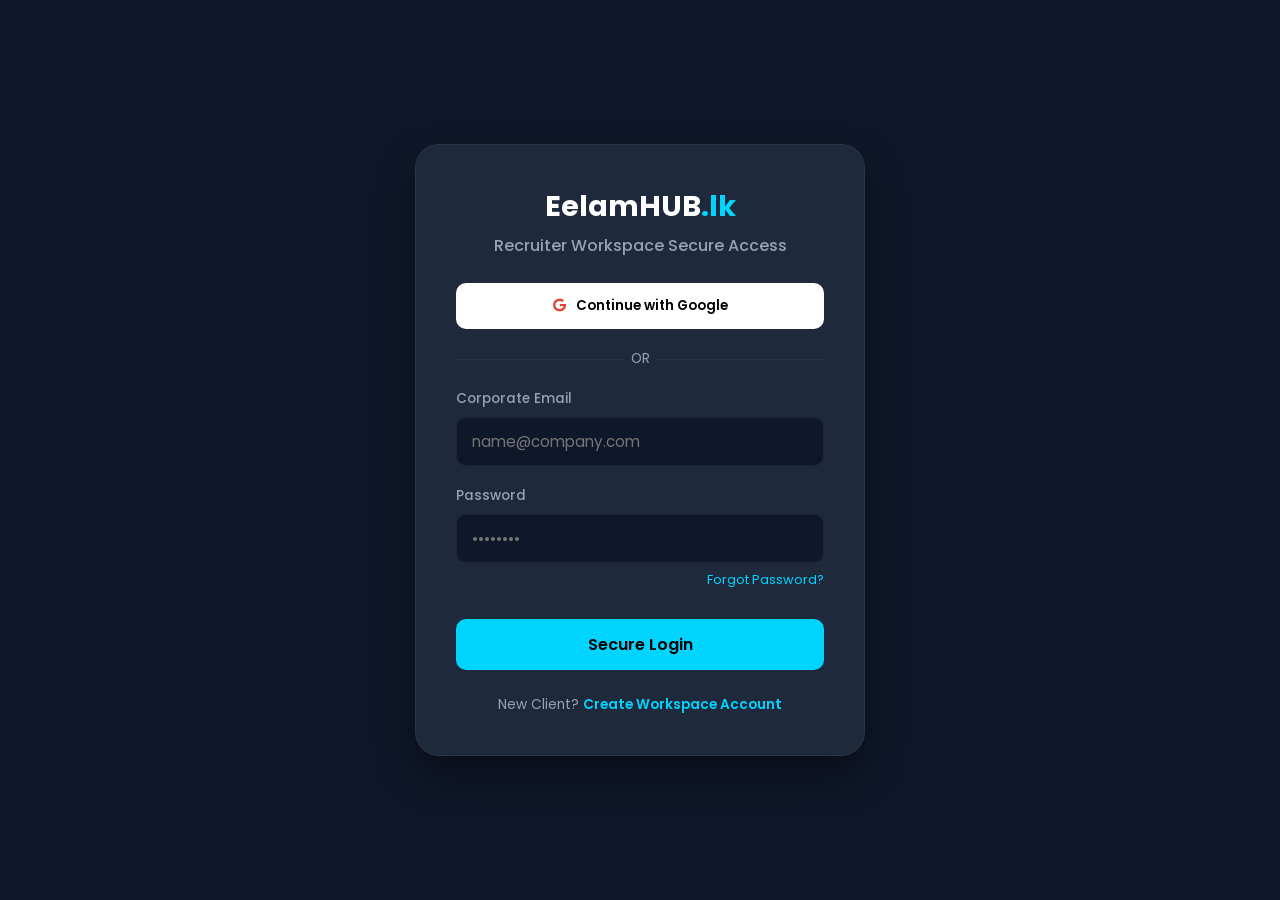
<file: EelamHUB.lk/MVP/HTML/recruiter_register.html>
<!DOCTYPE html>
<html lang="en">
<head>
    <meta charset="UTF-8">
    <meta name="viewport" content="width=device-width, initial-scale=1.0">
    <title>Recruiter Portal | EelamHUB.lk</title>
    <link rel="icon" href="../logo.png" type="image/png">
    <link rel="stylesheet" href="https://cdnjs.cloudflare.com/ajax/libs/font-awesome/6.0.0/css/all.min.css">
    <link href="https://fonts.googleapis.com/css2?family=Poppins:wght@300;400;500;600;700&display=swap" rel="stylesheet">
    
    <style>
        /* ==========================================================================
           1. CORE SYSTEM DESIGN & RESET
           ========================================================================== */
        :root {
            --primary: #00d4ff;
            --dark-bg: #0f172a;
            --card-bg: #1e293b;
            --glass: rgba(255, 255, 255, 0.05);
            --text-main: #ffffff;
            --text-dim: #94a3b8;
            --success: #22c55e;
        }

        * { margin: 0; padding: 0; box-sizing: border-box; font-family: 'Poppins', sans-serif; }
        body { background: var(--dark-bg); color: var(--text-main); min-height: 100vh; display: flex; justify-content: center; align-items: center; padding: 20px; }

        /* General Box Structure */
        .auth-master-container { max-width: 450px; width: 100%; background: var(--card-bg); padding: 40px; border-radius: 24px; border: 1px solid var(--glass); box-shadow: 0 20px 40px rgba(0,0,0,0.4); text-align: center; transition: max-width 0.3s ease; }
        .auth-master-container.wide-mode { max-width: 750px; } /* Expands beautifully for onboarding */

        .logo { font-size: 1.8rem; font-weight: 700; color: #fff; margin-bottom: 5px; text-decoration: none; display: inline-block; }
        .logo span { color: var(--primary); }
        .box-subtitle { font-size: 1rem; font-weight: 500; margin-bottom: 25px; color: var(--text-dim); }
        
        /* Form Components */
        .form-group { margin-bottom: 20px; text-align: left; }
        label { display: block; margin-bottom: 8px; font-size: 0.85rem; color: var(--text-dim); font-weight: 500; }
        input, select { width: 100%; background: var(--dark-bg); border: 1px solid var(--glass); padding: 12px 15px; border-radius: 10px; color: white; outline: none; transition: 0.3s; font-size: 0.95rem; }
        input:focus, select:focus { border-color: var(--primary); box-shadow: 0 0 10px rgba(0, 212, 255, 0.1); }
        input:disabled, input[readonly] { opacity: 0.6; cursor: not-allowed; }
        
        .forgot-link { display: block; text-align: right; font-size: 0.8rem; color: var(--primary); text-decoration: none; margin-top: 8px; }
        .btn-action { width: 100%; background: var(--primary); color: #000; border: none; padding: 13px; border-radius: 10px; font-size: 1rem; font-weight: 600; cursor: pointer; transition: 0.3s; margin-top: 10px; }
        .btn-action:hover { opacity: 0.9; transform: translateY(-1px); }

        /* Google Integration Component */
        .google-btn { width: 100%; padding: 13px; background: #fff; color: #000; border: none; border-radius: 10px; font-weight: 600; display: flex; align-items: center; justify-content: center; gap: 10px; cursor: pointer; margin-bottom: 20px; transition: 0.3s; }
        .google-btn:hover { background: #f1f1f1; }
        
        .divider { display: flex; align-items: center; text-align: center; color: var(--text-dim); margin-bottom: 20px; font-size: 0.85rem; }
        .divider::before, .divider::after { content: ''; flex: 1; border-bottom: 1px solid var(--glass); }
        .divider:not(:empty)::before { margin-right: .5em; }
        .divider:not(:empty)::after { margin-left: .5em; }

        .footer-text { margin-top: 25px; font-size: 0.85rem; color: var(--text-dim); }
        .footer-text a { color: var(--primary); text-decoration: none; font-weight: 600; cursor: pointer; }

        /* Onboarding Multi-column Layout */
        .form-grid-2 { display: grid; grid-template-columns: repeat(2, 1fr); gap: 20px; }
        .section-title { font-size: 1.1rem; color: var(--primary); margin: 25px 0 15px 0; padding-bottom: 8px; border-bottom: 1px solid rgba(255, 255, 255, 0.1); display: flex; align-items: center; gap: 10px; text-align: left; }

        /* ==========================================================================
           2. RESPONSIVE DESIGN (MEDIA QUERIES)
           ========================================================================== */
        @media (max-width: 768px) {
            body { padding: 10px; }
            .auth-master-container { padding: 30px 20px; }
            .form-grid-2 { grid-template-columns: 1fr; gap: 0; } /* மொபைலில் 2 காலம்கள் 1 காலமாக மாறும் */
        }
    </style>
</head>
<body>

    <div class="auth-master-container" id="portalContainer">
        <a href="#" class="logo">EelamHUB<span>.lk</span></a>

        <!-- VIEW 1: Login Interface -->
        <div id="loginView">
            <div class="box-subtitle">Recruiter Workspace Secure Access</div>
            
            <button type="button" class="google-btn" onclick="handleOAuthGoogle()">
                <i class="fab fa-google" style="color: #ea4335;"></i> Continue with Google
            </button>

            <div class="divider">OR</div>

            <form onsubmit="event.preventDefault(); handleStandardLogin();">
                <div class="form-group">
                    <label for="loginEmail">Corporate Email</label>
                    <input type="email" id="loginEmail" placeholder="name@company.com" required>
                </div>
                <div class="form-group">
                    <label for="loginPassword">Password</label>
                    <input type="password" id="loginPassword" placeholder="••••••••" required>
                    <a href="#" class="forgot-link">Forgot Password?</a>
                </div>
                <button type="submit" class="btn-action">Secure Login</button>
            </form>
            <p class="footer-text">New Client? <a onclick="switchInterface('register')">Create Workspace Account</a></p>
        </div>

        <!-- VIEW 2: Registration Interface -->
        <div id="registerView" style="display: none;">
            <div class="box-subtitle">Create Corporate Employer Workspace</div>
            
            <button type="button" class="google-btn" onclick="handleOAuthGoogle()">
                <i class="fab fa-google" style="color: #ea4335;"></i> Sign Up with Google
            </button>

            <div class="divider">OR</div>

            <form onsubmit="event.preventDefault(); handleStandardRegister();">
                <div class="form-group">
                    <label for="regEmail">Corporate Registration Email</label>
                    <input type="email" id="regEmail" placeholder="name@company.com" required>
                </div>
                <div class="form-group">
                    <label for="regPassword">Choose Password</label>
                    <input type="password" id="regPassword" placeholder="Minimum 8 characters" required>
                </div>
                <button type="submit" class="btn-action">Register Workspace</button>
            </form>
            <p class="footer-text">Already registered? <a onclick="switchInterface('login')">Secure Login</a></p>
        </div>

        <!-- VIEW 3: Detailed Onboarding Profile Setup -->
        <div id="onboardingView" style="display: none;">
            <div class="box-subtitle" style="color: var(--success); font-weight: 600;"><i class="fas fa-shield-alt"></i> Authentication Verified Successfully!</div>
            <h2 style="font-size: 1.4rem; margin-bottom: 5px;">Setup Your Recruiter Profile</h2>
            <p style="color: var(--text-dim); font-size: 0.85rem; margin-bottom: 25px;">Provide official communication channels & address coordinates to activate workspace.</p>

            <!-- Back-end Routing Configuration & POST Method Linked -->
            <form action="submit_recruiter.php" method="POST" onsubmit="return finalizeClientProfile(event)">
                
                <div class="section-title"><i class="fas fa-user-tie"></i> Authorized Personnel Contact</div>
                <div class="form-grid-2">
                    <div class="form-group">
                        <label for="clientName">Full Name (HR / Owner)</label>
                        <input type="text" id="clientName" name="client_name" placeholder="e.g. Saththiyaseelan" required>
                    </div>
                    <div class="form-group">
                        <label for="clientEmail">Account Email</label>
                        <!-- name attribute added for backend detection -->
                        <input type="email" id="clientEmail" name="client_email" readonly>
                    </div>
                </div>

                <div class="form-grid-2">
                    <div class="form-group">
                        <label for="personalMobile">Personal Mobile Number</label>
                        <input type="tel" id="personalMobile" name="personal_mobile" placeholder="+94 77 XXX XXXX" required>
                    </div>
                    <div class="form-group">
                        <label for="whatsappNo">Official WhatsApp Number</label>
                        <input type="tel" id="whatsappNo" name="whatsapp_no" placeholder="+94 77 XXX XXXX" required>
                    </div>
                </div>

                <div class="section-title"><i class="fas fa-building"></i> Corporate Structure Data</div>
                <div class="form-grid-2">
                    <div class="form-group">
                        <label for="businessMobile">Business / Office Mobile Number</label>
                        <input type="tel" id="businessMobile" name="business_mobile" placeholder="+94 11 XXX XXXX" required>
                    </div>
                    <div class="form-group">
                        <label for="brn">Business Registration Number (BRN)</label>
                        <input type="text" id="brn" name="business_reg_no" placeholder="e.g. PV-123456" required>
                    </div>
                </div>

                <div class="section-title"><i class="fas fa-map-marker-alt"></i> Corporate Address Coordinates</div>
                <div class="form-group">
                    <label for="workAddress">Current Operating Office / Work Address</label>
                    <input type="text" id="workAddress" name="work_address" placeholder="Building Name, Street, City" required>
                </div>
                <div class="form-group">
                    <label for="permanentAddress">Permanent Registered Business Address (As in BRN)</label>
                    <input type="text" id="permanentAddress" name="permanent_address" placeholder="Official Registered Legal Address" required>
                </div>

                <button type="submit" class="btn-action" style="background: var(--success); color: #fff;">Complete Integration & Launch Dashboard</button>
            </form>
        </div>

    </div>

    <script>
        // Tab Router Controls between Login and Registration
        function switchInterface(mode) {
            if(mode === 'register') {
                document.getElementById('loginView').style.display = 'none';
                document.getElementById('registerView').style.display = 'block';
            } else {
                document.getElementById('registerView').style.display = 'none';
                document.getElementById('loginView').style.display = 'block';
            }
        }

        // Action 1: Google OAuth Route Integration Handler
        function handleOAuthGoogle() {
            alert("Google OAuth Token validated successfully!");
            triggerOnboarding("sipirajsj@gmail.com");
        }

        // Action 2: Standard Password Authentication Mapping
        function handleStandardLogin() {
            const email = document.getElementById('loginEmail').value;
            alert("Credentials match secure hash matrix!");
            triggerOnboarding(email);
        }

        // Action 3: Standard Client Account Registration Validation Block
        function handleStandardRegister() {
            const email = document.getElementById('regEmail').value;
            const pass = document.getElementById('regPassword').value;
            if(pass.length < 8) { alert("Security block: Password requires minimum 8 vectors."); return; }
            alert("Account provisioning complete. Entering Profile configuration.");
            triggerOnboarding(email);
        }

        // UI View Mutations Layer: Controls Onboarding Form State Expansion
        function triggerOnboarding(verifiedEmail) {
            document.getElementById('loginView').style.display = 'none';
            document.getElementById('registerView').style.display = 'none';
            
            // Expand layout container box smoothly to wide mode dashboard structure
            document.getElementById('portalContainer').classList.add('wide-mode');
            
            document.getElementById('onboardingView').style.display = 'block';
            document.getElementById('clientEmail').value = verifiedEmail;
        }

        // Intercept Submission Framework for Back-end Integration
        function finalizeClientProfile(event) {
            alert("Corporate workspace profiling synced with central database! Loading Recruiter Dashboard...");
            // True ரிட்டன் செய்வதன் மூலம் படிவம் 'submit_recruiter.php' கோப்பிற்கு சப்மிட் ஆகும்.
            return true; 
        }
    </script>
</body>
</html>
</file>
